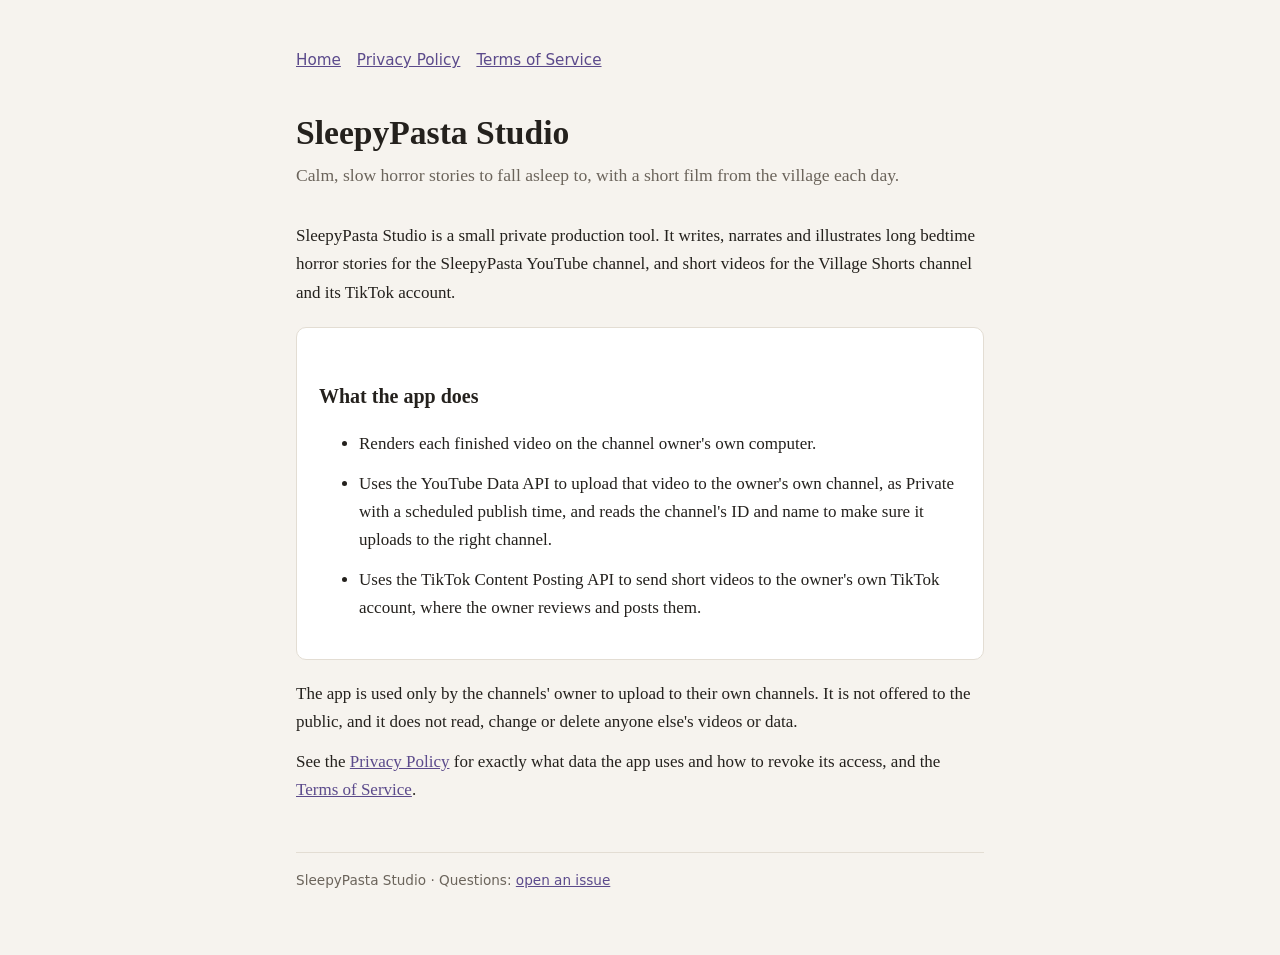
<file: index.html>
<!doctype html>
<html lang="en">
<head>
  <meta charset="utf-8">
  <meta name="viewport" content="width=device-width, initial-scale=1">
  <meta name="google-site-verification" content="PNA5Uj7pOivYk4ctMFBzJIUPtVnRSpC9MEMp17Wh3DI" />
  <title>SleepyPasta Studio</title>
  <meta name="description" content="SleepyPasta Studio makes calm bedtime horror stories and uploads them to its own YouTube and TikTok channels.">
  <link rel="stylesheet" href="style.css">
</head>
<body>
<main>
  <nav><a href="./">Home</a><a href="privacy.html">Privacy Policy</a><a href="terms.html">Terms of Service</a></nav>
  <header>
    <h1>SleepyPasta Studio</h1>
    <p class="lede">Calm, slow horror stories to fall asleep to, with a short film from the village each day.</p>
  </header>

  <p>SleepyPasta Studio is a small private production tool. It writes, narrates and illustrates long bedtime horror
    stories for the SleepyPasta YouTube channel, and short videos for the Village Shorts channel and its TikTok
    account.</p>

  <div class="card">
    <h2>What the app does</h2>
    <ul>
      <li>Renders each finished video on the channel owner's own computer.</li>
      <li>Uses the YouTube Data API to upload that video to the owner's own channel, as Private with a scheduled
        publish time, and reads the channel's ID and name to make sure it uploads to the right channel.</li>
      <li>Uses the TikTok Content Posting API to send short videos to the owner's own TikTok account, where the owner
        reviews and posts them.</li>
    </ul>
  </div>

  <p>The app is used only by the channels' owner to upload to their own channels. It is not offered to the public,
    and it does not read, change or delete anyone else's videos or data.</p>

  <p>See the <a href="privacy.html">Privacy Policy</a> for exactly what data the app uses and how to revoke its
    access, and the <a href="terms.html">Terms of Service</a>.</p>

  <footer>SleepyPasta Studio · Questions: <a href="https://github.com/genesisai-daedalus/sleepypasta/issues">open an issue</a></footer>
</main>
</body>
</html>
</file>
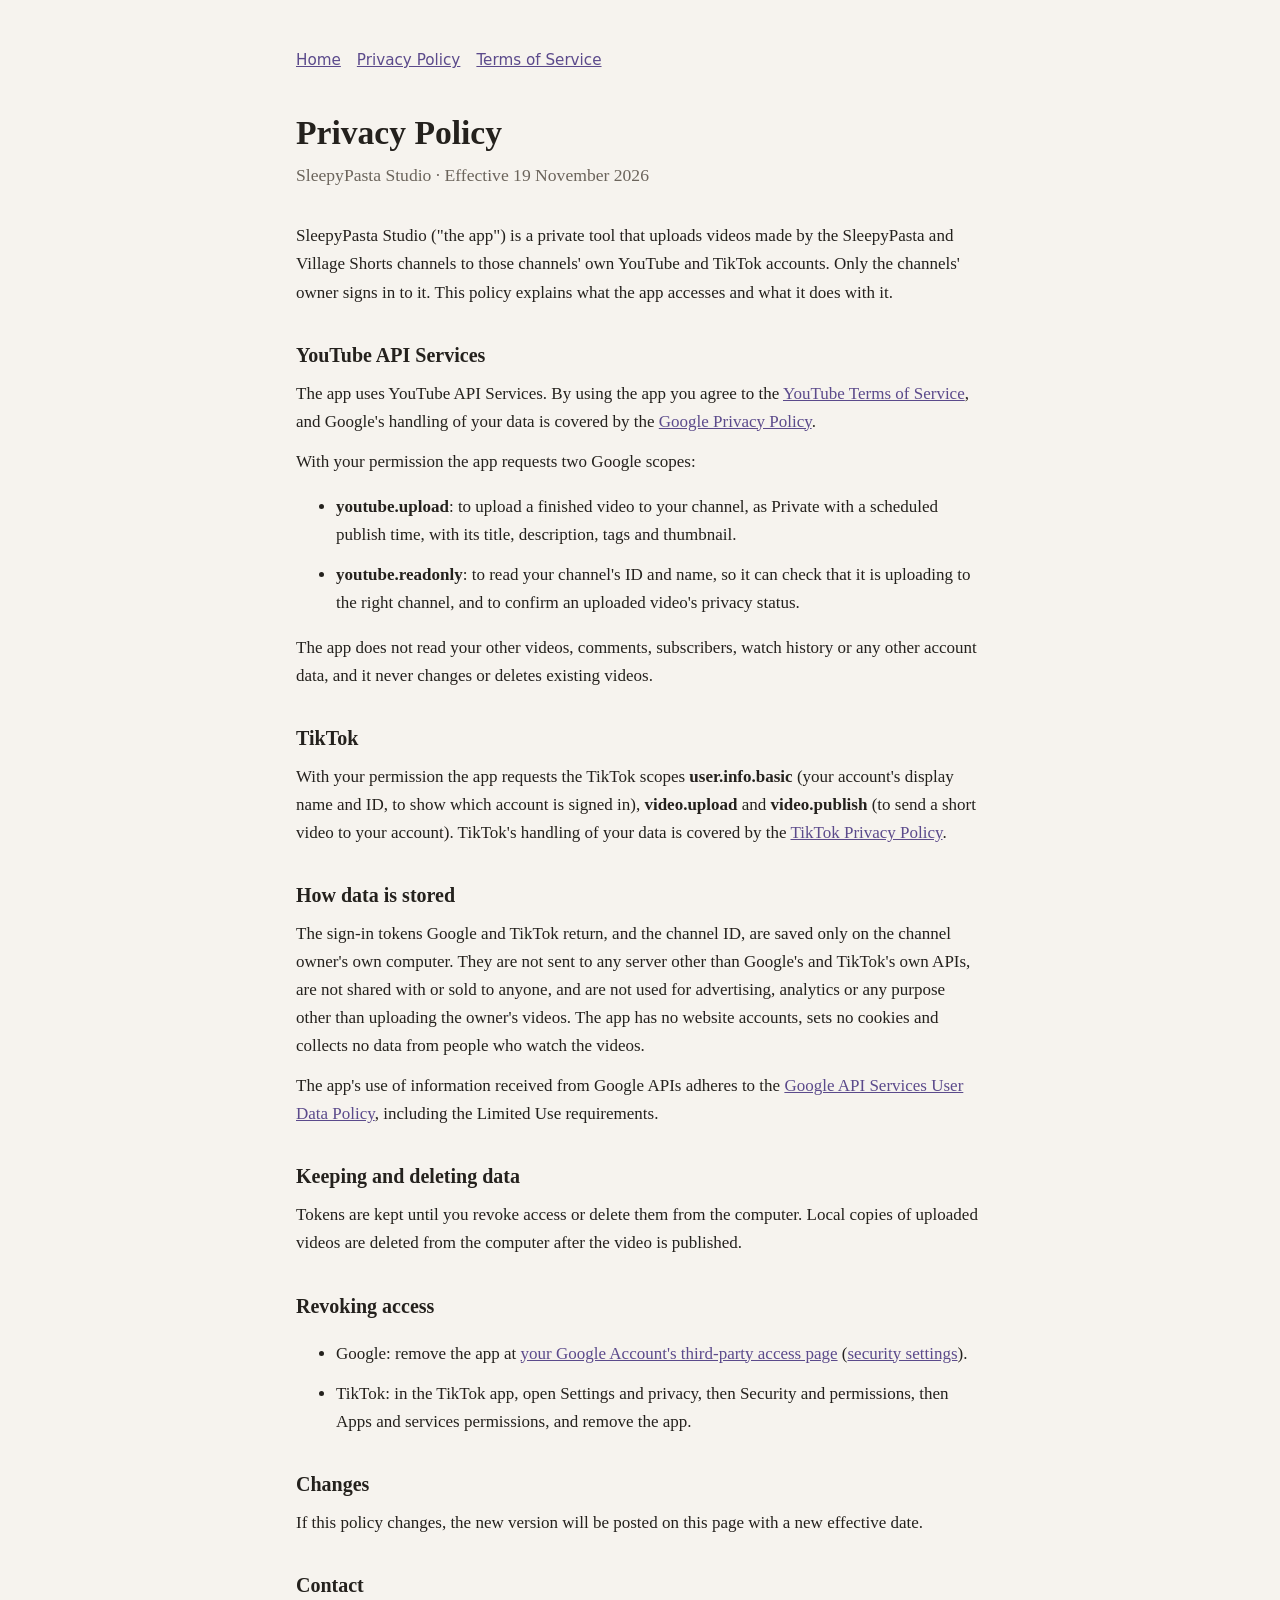
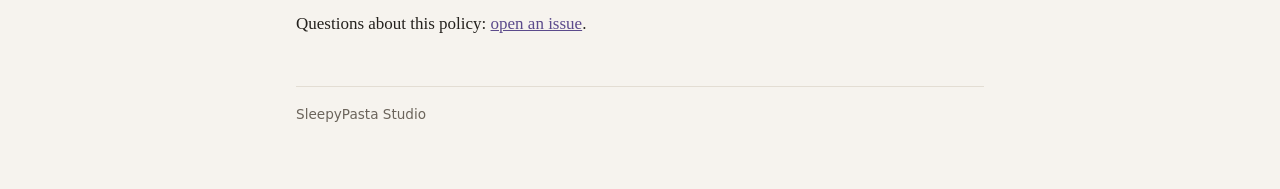
<file: privacy.html>
<!doctype html>
<html lang="en">
<head>
  <meta charset="utf-8">
  <meta name="viewport" content="width=device-width, initial-scale=1">
  <title>Privacy Policy · SleepyPasta</title>
  <meta name="description" content="What data SleepyPasta Studio uses, how it is stored, and how to revoke its access.">
  <link rel="stylesheet" href="style.css">
</head>
<body>
<main>
  <nav><a href="./">Home</a><a href="privacy.html">Privacy Policy</a><a href="terms.html">Terms of Service</a></nav>
  <header>
    <h1>Privacy Policy</h1>
    <p class="lede">SleepyPasta Studio · Effective 19 November 2026</p>
  </header>

  <p>SleepyPasta Studio ("the app") is a private tool that uploads videos made by the SleepyPasta and Village Shorts
    channels to those channels' own YouTube and TikTok accounts. Only the channels' owner signs in to it. This policy
    explains what the app accesses and what it does with it.</p>

  <h2>YouTube API Services</h2>
  <p>The app uses YouTube API Services. By using the app you agree to the
    <a href="https://www.youtube.com/t/terms">YouTube Terms of Service</a>, and Google's handling of your data is
    covered by the <a href="https://policies.google.com/privacy">Google Privacy Policy</a>.</p>
  <p>With your permission the app requests two Google scopes:</p>
  <ul>
    <li><strong>youtube.upload</strong>: to upload a finished video to your channel, as Private with a scheduled
      publish time, with its title, description, tags and thumbnail.</li>
    <li><strong>youtube.readonly</strong>: to read your channel's ID and name, so it can check that it is uploading
      to the right channel, and to confirm an uploaded video's privacy status.</li>
  </ul>
  <p>The app does not read your other videos, comments, subscribers, watch history or any other account data, and
    it never changes or deletes existing videos.</p>

  <h2>TikTok</h2>
  <p>With your permission the app requests the TikTok scopes <strong>user.info.basic</strong> (your account's
    display name and ID, to show which account is signed in), <strong>video.upload</strong> and
    <strong>video.publish</strong> (to send a short video to your account). TikTok's handling of your data is covered
    by the <a href="https://www.tiktok.com/legal/privacy-policy">TikTok Privacy Policy</a>.</p>

  <h2>How data is stored</h2>
  <p>The sign-in tokens Google and TikTok return, and the channel ID, are saved only on the channel owner's own
    computer. They are not sent to any server other than Google's and TikTok's own APIs, are not shared with or sold
    to anyone, and are not used for advertising, analytics or any purpose other than uploading the owner's videos.
    The app has no website accounts, sets no cookies and collects no data from people who watch the videos.</p>
  <p>The app's use of information received from Google APIs adheres to the
    <a href="https://developers.google.com/terms/api-services-user-data-policy">Google API Services User Data
    Policy</a>, including the Limited Use requirements.</p>

  <h2>Keeping and deleting data</h2>
  <p>Tokens are kept until you revoke access or delete them from the computer. Local copies of uploaded videos are
    deleted from the computer after the video is published.</p>

  <h2>Revoking access</h2>
  <ul>
    <li>Google: remove the app at <a href="https://myaccount.google.com/permissions">your Google Account's
      third-party access page</a>
      (<a href="https://security.google.com/settings/security/permissions">security settings</a>).</li>
    <li>TikTok: in the TikTok app, open Settings and privacy, then Security and permissions, then Apps and services
      permissions, and remove the app.</li>
  </ul>

  <h2>Changes</h2>
  <p>If this policy changes, the new version will be posted on this page with a new effective date.</p>

  <h2>Contact</h2>
  <p>Questions about this policy: <a href="https://github.com/genesisai-daedalus/sleepypasta/issues">open an issue</a>.</p>

  <footer>SleepyPasta Studio</footer>
</main>
</body>
</html>
</file>
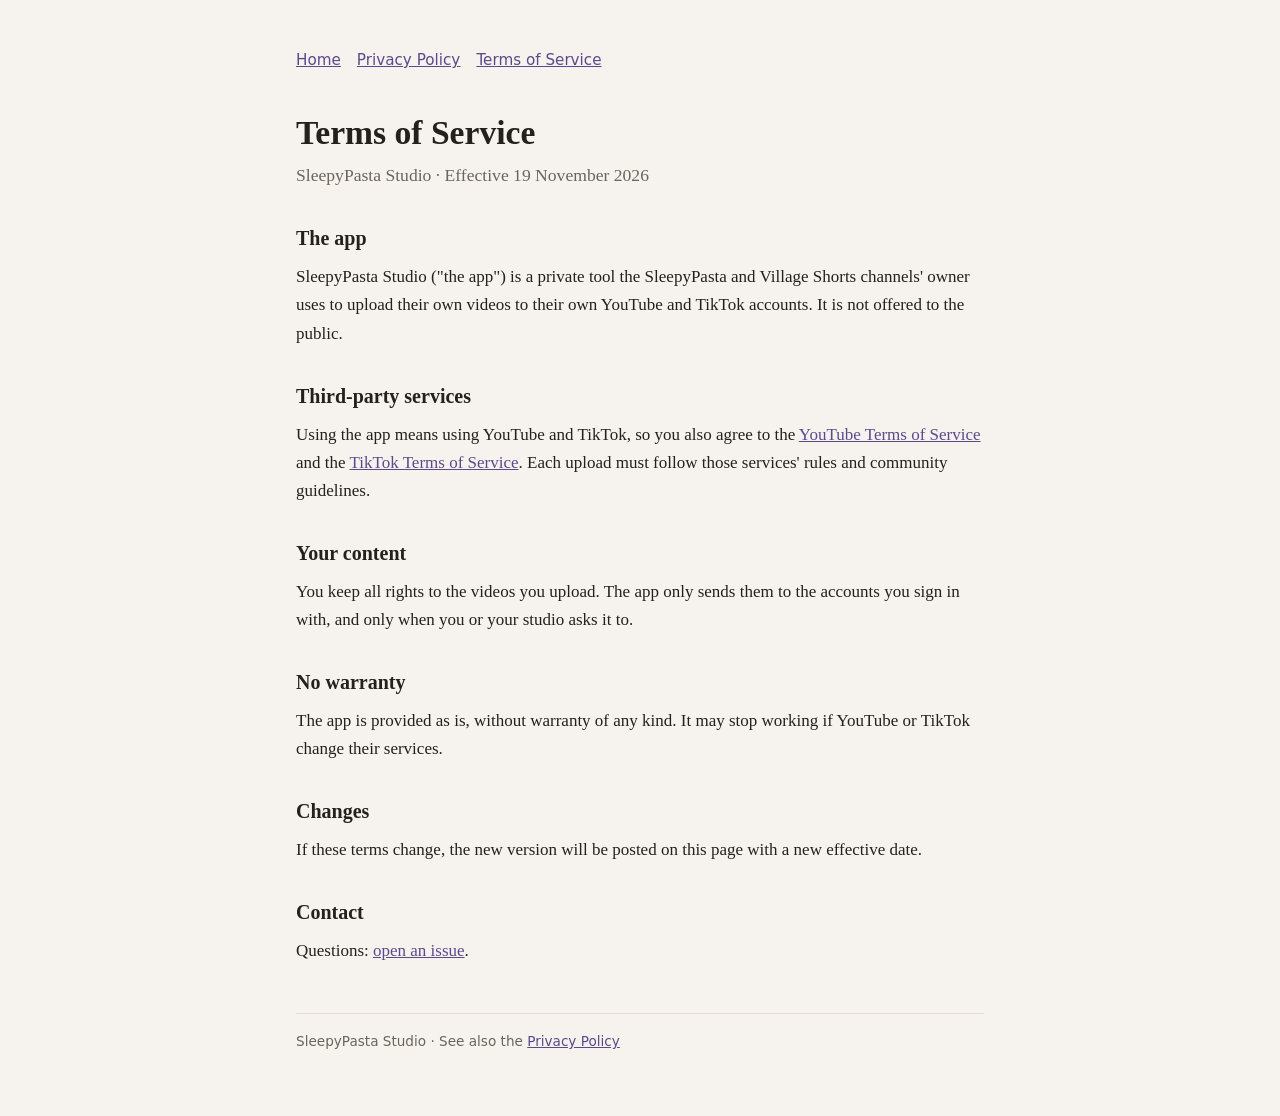
<file: terms.html>
<!doctype html>
<html lang="en">
<head>
  <meta charset="utf-8">
  <meta name="viewport" content="width=device-width, initial-scale=1">
  <title>Terms of Service · SleepyPasta</title>
  <meta name="description" content="Terms of Service for SleepyPasta Studio.">
  <link rel="stylesheet" href="style.css">
</head>
<body>
<main>
  <nav><a href="./">Home</a><a href="privacy.html">Privacy Policy</a><a href="terms.html">Terms of Service</a></nav>
  <header>
    <h1>Terms of Service</h1>
    <p class="lede">SleepyPasta Studio · Effective 19 November 2026</p>
  </header>

  <h2>The app</h2>
  <p>SleepyPasta Studio ("the app") is a private tool the SleepyPasta and Village Shorts channels' owner uses to
    upload their own videos to their own YouTube and TikTok accounts. It is not offered to the public.</p>

  <h2>Third-party services</h2>
  <p>Using the app means using YouTube and TikTok, so you also agree to the
    <a href="https://www.youtube.com/t/terms">YouTube Terms of Service</a> and the
    <a href="https://www.tiktok.com/legal/terms-of-service">TikTok Terms of Service</a>. Each upload must follow
    those services' rules and community guidelines.</p>

  <h2>Your content</h2>
  <p>You keep all rights to the videos you upload. The app only sends them to the accounts you sign in with, and only
    when you or your studio asks it to.</p>

  <h2>No warranty</h2>
  <p>The app is provided as is, without warranty of any kind. It may stop working if YouTube or TikTok change their
    services.</p>

  <h2>Changes</h2>
  <p>If these terms change, the new version will be posted on this page with a new effective date.</p>

  <h2>Contact</h2>
  <p>Questions: <a href="https://github.com/genesisai-daedalus/sleepypasta/issues">open an issue</a>.</p>

  <footer>SleepyPasta Studio · See also the <a href="privacy.html">Privacy Policy</a></footer>
</main>
</body>
</html>
</file>
<file: style.css>
:root {
  --bg: #f6f3ee;
  --text: #24211d;
  --muted: #6b645b;
  --accent: #5b4a8b;
  --card: #ffffff;
  --line: #e3ddd3;
}
@media (prefers-color-scheme: dark) {
  :root {
    --bg: #15141a;
    --text: #e9e6ef;
    --muted: #a19cab;
    --accent: #b3a3e6;
    --card: #1e1d25;
    --line: #2f2d38;
  }
}
* { box-sizing: border-box; }
body {
  margin: 0;
  background: var(--bg);
  color: var(--text);
  font: 17px/1.65 Georgia, "Iowan Old Style", "Times New Roman", serif;
}
main { max-width: 720px; margin: 0 auto; padding: 48px 16px 64px; }
header { margin-bottom: 32px; }
h1 { font-size: 2.1rem; line-height: 1.2; margin: 0 0 8px; }
h2 { font-size: 1.25rem; margin: 32px 0 8px; }
p, li { margin: 0 0 12px; }
.lede { color: var(--muted); font-size: 1.1rem; }
a { color: var(--accent); }
nav { display: flex; flex-wrap: wrap; gap: 16px; margin-bottom: 40px; font-family: system-ui, sans-serif; font-size: 0.95rem; }
.card { background: var(--card); border: 1px solid var(--line); border-radius: 10px; padding: 20px 22px; margin: 20px 0; }
footer { margin-top: 48px; padding-top: 16px; border-top: 1px solid var(--line); color: var(--muted); font-family: system-ui, sans-serif; font-size: 0.85rem; }
</file>
